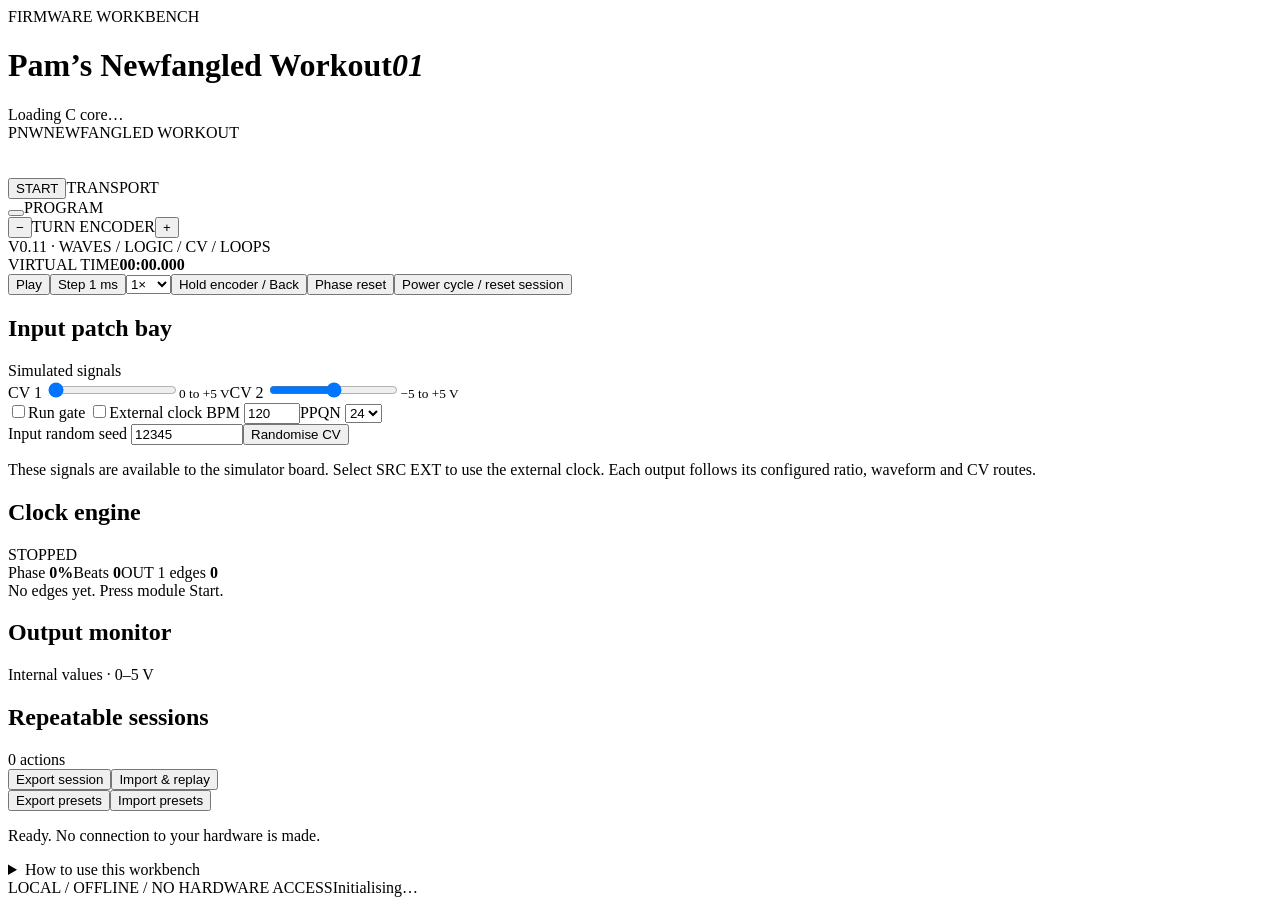
<file: simulator/index.html>
<!doctype html>
<html lang="en"><head><meta charset="utf-8"><meta name="viewport" content="width=device-width,initial-scale=1">
<title>Pam’s Newfangled Workout — desktop simulator</title><style>/* INLINE_STYLE */</style></head>
<body><header><div><span class="eyebrow">FIRMWARE WORKBENCH</span><h1>Pam’s <span>Newfangled Workout</span><i>01</i></h1></div><div class="status"><span class="dot"></span><span id="status">Loading C core…</span></div></header>
<main><section class="module" aria-label="Virtual module"><div class="screw top"></div><div class="screw bottom"></div>
<div class="module-title">PNW<span>NEWFANGLED WORKOUT</span></div>
<div class="screen-frame"><canvas id="oled" width="128" height="32" aria-label="Actual module OLED framebuffer"></canvas></div>
<div class="module-controls"><div><button id="start" class="start" title="Module Start/Stop (Space)">START</button><span class="control-caption">TRANSPORT</span></div><div><button id="encoder" class="knob" title="Program: click to edit; scroll to turn (Enter)"><span id="needle"></span></button><span class="control-caption">PROGRAM</span></div></div>
<div class="turn-controls"><button id="left" title="Encoder counterclockwise (Left arrow)">−</button><span>TURN ENCODER</span><button id="right" title="Encoder clockwise (Right arrow)">+</button></div>
<div class="jacks" id="jacks"></div><div class="module-note">V0.11 · WAVES / LOGIC / CV / LOOPS</div></section>
<div class="workspace"><section class="toolbar panel"><div class="time"><span class="eyebrow">VIRTUAL TIME</span><strong id="time">00:00.000</strong></div><div class="transport"><button id="play" class="primary">Play</button><button id="step">Step 1 ms</button><select id="speed" aria-label="Simulation speed"><option value="1">1×</option><option value="4">4×</option><option value="16">16×</option></select><button id="back" type="button">Hold encoder / Back</button><button id="phase-reset">Phase reset</button><button id="reset">Power cycle / reset session</button></div></section>
<section class="panel patch"><div class="section-title"><h2>Input patch bay</h2><span>Simulated signals</span></div><div class="cv-grid"><label>CV 1 <output id="cv0-value"></output><input id="cv0" type="range" min="0" max="4095" value="0"><small>0 to +5 V</small></label><label>CV 2 <output id="cv1-value"></output><input id="cv1" type="range" min="0" max="4095" value="2048"><small>−5 to +5 V</small></label></div>
<div class="patch-row"><label class="check"><input id="run" type="checkbox">Run gate <b id="run-led" class="led"></b></label><label class="check"><input id="clock" type="checkbox">External clock <b id="clock-led" class="led"></b></label><label>BPM <input id="clock-bpm" class="number" type="number" min="10" max="330" value="120"></label><label>PPQN <select id="ppqn"><option>1</option><option>2</option><option>4</option><option>8</option><option>12</option><option>16</option><option selected>24</option><option>48</option></select></label></div>
<div class="seed-row"><label>Input random seed <input id="seed" class="number seed" type="number" min="1" max="4294967295" value="12345"></label><button id="random">Randomise CV</button></div>
<p class="hint">These signals are available to the simulator board. Select SRC EXT to use the external clock. Each output follows its configured ratio, waveform and CV routes.</p></section>
<section class="panel clock-engine"><div class="section-title"><h2>Clock engine</h2><span id="transport-state">STOPPED</span></div><div class="engine-stats"><span>Phase <b id="phase">0%</b></span><span>Beats <b id="beats">0</b></span><span>OUT 1 edges <b id="edge-count">0</b></span></div><div id="edges" class="edge-list" aria-label="Recent output 1 edge timestamps">No edges yet. Press module Start.</div></section>
<section class="panel scopes"><div class="section-title"><h2>Output monitor</h2><span>Internal values · 0–5 V</span></div><div id="scopes" class="scope-grid"></div></section>
<section class="panel session"><div class="section-title"><h2>Repeatable sessions</h2><span id="action-count">0 actions</span></div><div class="session-actions"><button id="export">Export session</button><button id="import">Import & replay</button><input id="file" type="file" accept=".json,application/json" hidden></div><div class="session-actions"><button id="export-presets">Export presets</button><button id="import-presets">Import presets</button><input id="preset-file" type="file" accept=".json,application/json" hidden></div><p id="notice" aria-live="polite">Ready. No connection to your hardware is made.</p></section>
<details class="panel"><summary>How to use this workbench</summary><p>Turn to browse Home and outputs 1–8. Click Program on Home to edit the tempo. On an output, click Program to browse parameters, turn to choose one, then click to edit its value. Click again to leave value editing. Hold the encoder for 500 ms to return to output browsing; the Back button performs that hold. Output parameter browsing also offers CV SETUP and CV MON, followed by STEPS (1–32), HITS (0–STEPS), ROT, PROB (0–100%) and LOOP, then SWING (0–50%) and RATCH (1–8 gate pulses). Swing delays alternate steps without changing pair length. At fast rates, the effective ratchet count is capped to preserve distinct sampled pulses; monitors show effective/requested count. After RATCH, SLW sets 0–2000 ms glide on RANDOM outputs; SCL selects a pitch scale, ROOT the key and OCTS a 1–4 octave range. Scale and slew are off by default. Pitch voltages are nominal: hardware tuning needs measurement. BEATS (OFF or 1–128 master beats), LOGIC (OFF/AND/OR/XOR) and WITH (partner 1–8) follow OCTS, then MUTE, COPY TO and CLEAR OUT. BEATS overrides pattern-based LOOP. SINE and ENV join the waveforms; WIDTH skews TRI/SINE. MUTE (three turns left from RATIO): click to toggle ON/OFF. The output goes to zero while rhythm and glide keep advancing; M appears on the OLED and MUTED in the scope heading. SAVE retains mute flags. COPY TO (two turns left from RATIO): click, select a destination, click, choose YES and click. It restarts only the destination; SAVE afterward to retain it. CLEAR OUT (one turn left from RATIO): click, choose YES and click to silence/reset only that output. NO or Back cancels; SAVE afterward to retain the clear. LOOP repeats the probability decisions and random-wave values each pattern; reset reproduces the sequence. Quantized random holds its previous pitch across rests and lets glides finish; other shapes return zero. In CV SETUP choose DEST, SRC, DEP and BIAS; negative DEP inverts modulation. DEST also offers HITS, ROT, PROB and SWING. CV sliders drive these routes. Hold Program on Home in VIEW mode to open source, PPQN, Run-input, CV monitor, swap, calibration and PRESETS settings. PRESETS offers SLOT, SAVE and LOAD; stop/disarm before saving or loading. Saved patches restore stopped on power cycle. Browser presets persist locally when browser storage is available; export JSON for a portable backup. Choose SRC EXT and match PPQN to the clock below. Start arms playback; in GATE mode the Run gate must also be high. Start toggles transport. Hold Program and press Start on hardware to reset phase. The Phase reset button performs that gesture.</p><p>Play controls virtual time independently of the module buttons. Turning advances 4 ms; clicking advances 50 ms so debouncing works while paused.</p><p><kbd>←</kbd> <kbd>→</kbd> turn · <kbd>Esc</kbd> Back · <kbd>Enter</kbd> Program · <kbd>Space</kbd> Start · <kbd>K</kbd> play/pause · <kbd>.</kbd> step</p><p>The OLED, controls and 1 kHz clock come from the same C files as firmware. This is an application simulator, not a model of MCU timing, analog circuitry or EEPROM persistence.</p></details></div></main><footer><span>LOCAL / OFFLINE / NO HARDWARE ACCESS</span><span id="inspector">Initialising…</span></footer>
<script>const WASM_BASE64="__WASM_BASE64__";/* INLINE_APP */</script></body></html>
</file>
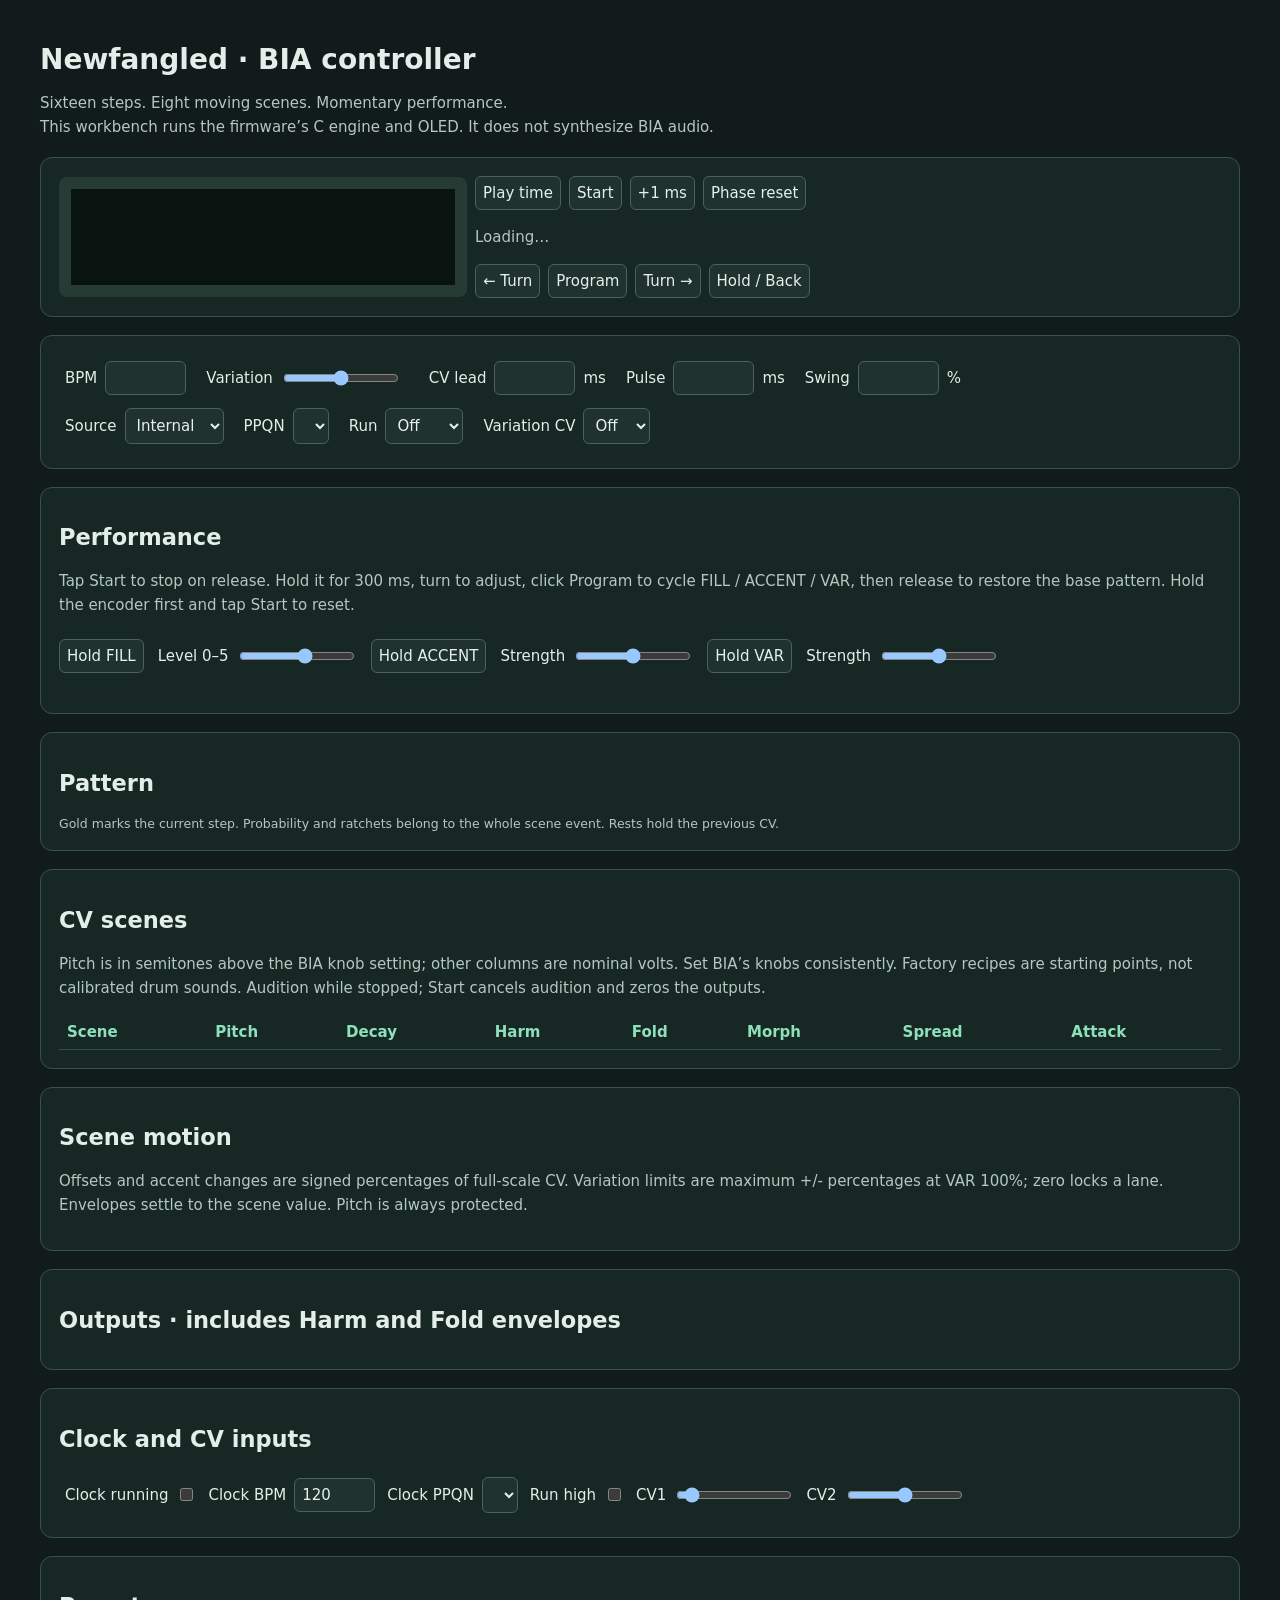
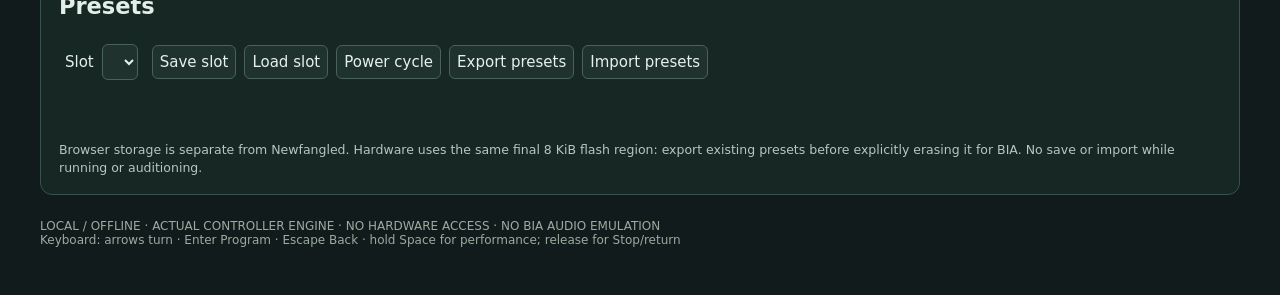
<file: simulator/bia/index.html>
<!doctype html><html lang="en"><meta charset="utf-8"><meta name="viewport" content="width=device-width,initial-scale=1"><title>Newfangled · BIA controller</title>
<style>
:root{font:15px system-ui;color:#e4eee9;background:#111b1b;color-scheme:dark}body{max-width:1200px;margin:auto;padding:24px}h1{font-size:28px;margin-bottom:4px}p{line-height:1.6;color:#b5c7c1}button,input,select{font:inherit;border:1px solid #49625c;border-radius:6px;background:#20322e;color:#e6f0ec;padding:7px}button{cursor:pointer}button{touch-action:none}button:hover{background:#35544a}button.on{background:#83e0ba;color:#12241d}label{display:inline-flex;align-items:center;gap:8px;margin:6px}input[type=number]{width:65px}input[type=range]{width:100px}canvas{image-rendering:pixelated;background:#091411}#oled{width:384px;height:96px;border:12px solid #263b34;border-radius:8px;max-width:90%}.panel{border:1px solid #38514a;border-radius:12px;padding:18px;margin:18px 0;background:#172824}.toolbar{display:flex;flex-wrap:wrap;gap:8px;align-items:center}#steps{display:grid;grid-template-columns:repeat(8,1fr);gap:8px}.step{padding:8px;border:2px solid #304c42;border-radius:8px}.step.playing{border-color:#e0ba68}.step select,.step input{box-sizing:border-box;max-width:100%;width:100%;padding:5px}.step label{font-size:11px;display:block;margin:5px 0}.step button{width:100%;margin-bottom:5px}table{width:100%;border-collapse:collapse}th,td{text-align:left;padding:8px;border-bottom:1px solid #355046}th{color:#8ce0bb}td input{width:68px!important;box-sizing:border-box}#scene-table{overflow:auto}#outputs{display:grid;grid-template-columns:repeat(4,1fr);gap:8px}.output{padding:10px;background:#223b32;border-radius:6px}.output strong{display:block;color:#8ce0bb}.output canvas{width:100%;height:60px}small{color:#b5c7c1}#notice{color:#e9bd83;min-height:24px}footer{font-size:12px;color:#9aac9f;margin:24px 0}@media(max-width:750px){body{padding:12px}#steps{grid-template-columns:repeat(4,1fr)}#outputs{grid-template-columns:repeat(2,1fr)}}
</style>
<body>
<h1>Newfangled · BIA controller</h1><p>Sixteen steps. Eight moving scenes. Momentary performance.<br>This workbench runs the firmware’s C engine and OLED. It does not synthesize BIA audio.</p>
<section class="panel"><div class="toolbar"><canvas id="oled" width="128" height="32" aria-label="Module OLED"></canvas><div><div class="toolbar"><button id="play">Play time</button><button id="start">Start</button><button id="advance">+1 ms</button><button id="phase-reset">Phase reset</button></div><p id="status">Loading…</p><div class="toolbar"><button id="left">← Turn</button><button id="encoder">Program</button><button id="right">Turn →</button><button id="back">Hold / Back</button></div></div></div></section>
<section class="panel"><div class="toolbar"><label>BPM <input id="tempo" type="number" min="10" max="300"></label><label>Variation <input id="variation" type="range" min="0" max="100"><span id="variation-value"></span></label><label>CV lead <input id="delay" type="number" min="1" max="20"> ms</label><label>Pulse <input id="pulse" type="number" min="1" max="10"> ms</label><label>Swing <input id="swing" type="number" min="0" max="50"> %</label></div><div class="toolbar"><label>Source <select id="source"><option value="0">Internal</option><option value="1">External</option></select></label><label>PPQN <select id="ppqn"></select></label><label>Run <select id="run-mode"><option value="0">Off</option><option value="1">Gate</option><option value="2">Reset</option></select></label><label>Variation CV <select id="macro"><option value="0">Off</option><option value="1">CV1</option><option value="2">CV2</option></select></label></div></section>
<section class="panel"><h2>Performance</h2><p>Tap Start to stop on release. Hold it for 300 ms, turn to adjust, click Program to cycle FILL / ACCENT / VAR, then release to restore the base pattern. Hold the encoder first and tap Start to reset.</p><div class="toolbar"><button id="perf-fill">Hold FILL</button><label>Level 0–5 <input id="strength-fill" type="range" min="0" max="5" step="1"></label><button id="perf-accent">Hold ACCENT</button><label>Strength <input id="strength-accent" type="range" min="0" max="100"></label><button id="perf-var">Hold VAR</button><label>Strength <input id="strength-var" type="range" min="0" max="100"></label></div><p id="performance-status"></p></section>
<section class="panel"><h2>Pattern</h2><small>Gold marks the current step. Probability and ratchets belong to the whole scene event. Rests hold the previous CV.</small><div id="steps"></div></section>
<section class="panel"><h2>CV scenes</h2><p>Pitch is in semitones above the BIA knob setting; other columns are nominal volts. Set BIA’s knobs consistently. Factory recipes are starting points, not calibrated drum sounds. Audition while stopped; Start cancels audition and zeros the outputs.</p><div id="scene-table"><table><thead><tr><th>Scene</th><th>Pitch</th><th>Decay</th><th>Harm</th><th>Fold</th><th>Morph</th><th>Spread</th><th>Attack</th></tr></thead><tbody id="scenes"></tbody></table></div></section>
<section class="panel"><h2>Scene motion</h2><p>Offsets and accent changes are signed percentages of full-scale CV. Variation limits are maximum +/- percentages at VAR 100%; zero locks a lane. Envelopes settle to the scene value. Pitch is always protected.</p><div id="motions"></div></section>
<section class="panel"><h2>Outputs · includes Harm and Fold envelopes</h2><div id="outputs"></div></section>
<section class="panel"><h2>Clock and CV inputs</h2><label>Clock running <input id="clock-on" type="checkbox"></label><label>Clock BPM <input id="clock-bpm" type="number" value="120" min="10" max="300"></label><label>Clock PPQN <select id="clock-ppqn"></select></label><label>Run high <input id="run-high" type="checkbox"></label><label>CV1 <input id="cv1" type="range" min="0" max="4095" value="0"></label><label>CV2 <input id="cv2" type="range" min="0" max="4095" value="2048"></label></section>
<section class="panel"><h2>Presets</h2><div class="toolbar"><label>Slot <select id="slot"></select></label><button id="save">Save slot</button><button id="load">Load slot</button><button id="reboot">Power cycle</button><button id="export">Export presets</button><button id="import">Import presets</button><input id="file" type="file" accept="application/json" hidden></div><p id="notice"></p><small>Browser storage is separate from Newfangled. Hardware uses the same final 8 KiB flash region: export existing presets before explicitly erasing it for BIA. No save or import while running or auditioning.</small></section>
<footer>LOCAL / OFFLINE · ACTUAL CONTROLLER ENGINE · NO HARDWARE ACCESS · NO BIA AUDIO EMULATION<br>Keyboard: arrows turn · Enter Program · Escape Back · hold Space for performance; release for Stop/return</footer>
<script>/* APP */</script></body></html>
</file>
